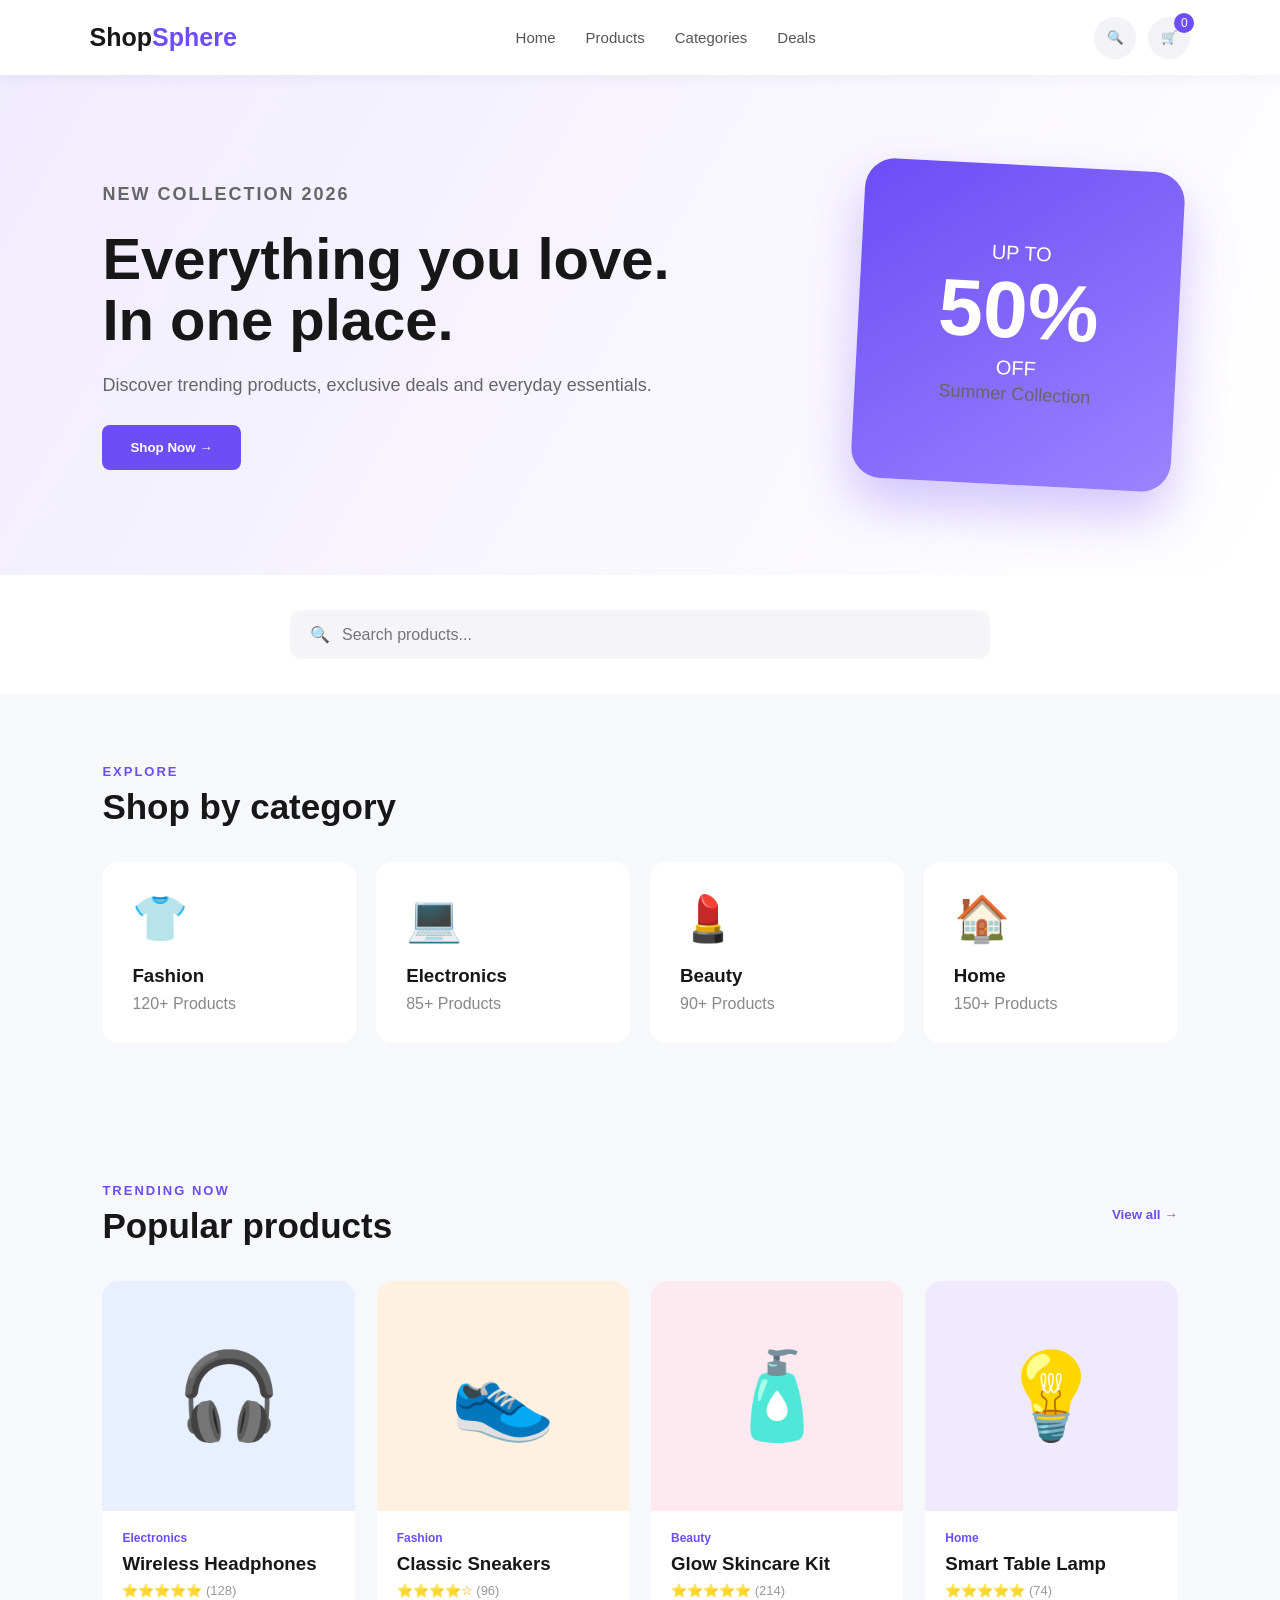
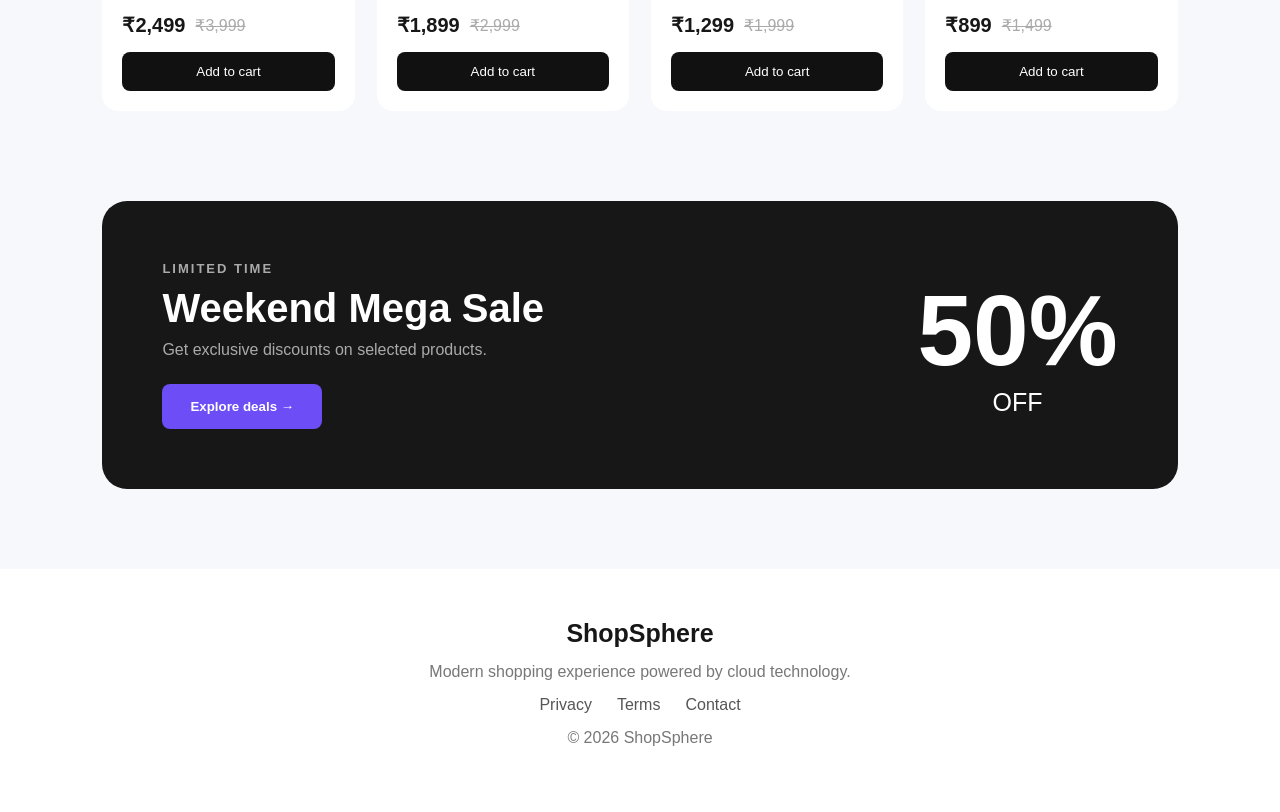
<file: website1/index.html>
<!DOCTYPE html>
<html lang="en">
<head>
    <meta charset="UTF-8">
    <meta name="viewport" content="width=device-width, initial-scale=1.0">

    <title>ShopSphere | Modern Shopping</title>

    <link rel="stylesheet" href="style.css">
</head>

<body>

    <!-- NAVBAR -->

    <header class="navbar">

        <div class="logo">
            Shop<span>Sphere</span>
        </div>

        <nav>
            <a href="#home">Home</a>
            <a href="#products">Products</a>
            <a href="#categories">Categories</a>
            <a href="#deals">Deals</a>
        </nav>

        <div class="nav-actions">

            <button class="search-btn" onclick="focusSearch()">
                🔍
            </button>

            <button class="cart-btn" onclick="openCart()">
                🛒
                <span id="cart-count">0</span>
            </button>

        </div>

    </header>


    <!-- HERO -->

    <section class="hero" id="home">

        <div class="hero-content">

            <p class="hero-small">
                NEW COLLECTION 2026
            </p>

            <h1>
                Everything you love.
                <br>
                In one place.
            </h1>

            <p>
                Discover trending products, exclusive deals
                and everyday essentials.
            </p>

            <button class="primary-btn"
                    onclick="scrollToProducts()">

                Shop Now →
                
            </button>

        </div>

        <div class="hero-card">

            <div class="discount">
                UP TO
                <strong>50%</strong>
                OFF
            </div>

            <p>Summer Collection</p>

        </div>

    </section>


    <!-- SEARCH -->

    <section class="search-section">

        <div class="search-box">

            <span>🔍</span>

            <input
                id="searchInput"
                type="text"
                placeholder="Search products..."
                onkeyup="searchProducts()"
            >

        </div>

    </section>


    <!-- CATEGORIES -->

    <section class="categories" id="categories">

        <div class="section-heading">

            <div>
                <p class="subtitle">EXPLORE</p>

                <h2>
                    Shop by category
                </h2>
            </div>

        </div>


        <div class="category-grid">

            <div class="category-card"
                 onclick="filterCategory('Fashion')">

                <div class="category-icon">
                    👕
                </div>

                <h3>Fashion</h3>

                <p>120+ Products</p>

            </div>


            <div class="category-card"
                 onclick="filterCategory('Electronics')">

                <div class="category-icon">
                    💻
                </div>

                <h3>Electronics</h3>

                <p>85+ Products</p>

            </div>


            <div class="category-card"
                 onclick="filterCategory('Beauty')">

                <div class="category-icon">
                    💄
                </div>

                <h3>Beauty</h3>

                <p>90+ Products</p>

            </div>


            <div class="category-card"
                 onclick="filterCategory('Home')">

                <div class="category-icon">
                    🏠
                </div>

                <h3>Home</h3>

                <p>150+ Products</p>

            </div>

        </div>

    </section>


    <!-- PRODUCTS -->

    <section class="products-section" id="products">

        <div class="section-heading">

            <div>

                <p class="subtitle">
                    TRENDING NOW
                </p>

                <h2>
                    Popular products
                </h2>

            </div>

            <button
                class="view-all"
                onclick="showAllProducts()">

                View all →

            </button>

        </div>


        <div
            class="product-grid"
            id="productGrid">


            <!-- PRODUCT 1 -->

            <div
                class="product-card"
                data-category="Electronics"
                data-name="Wireless Headphones">

                <div class="product-image blue">
                    🎧
                </div>

                <div class="product-info">

                    <p class="product-category">
                        Electronics
                    </p>

                    <h3>
                        Wireless Headphones
                    </h3>

                    <div class="rating">
                        ⭐⭐⭐⭐⭐
                        <span>(128)</span>
                    </div>

                    <div class="price-row">

                        <strong>
                            ₹2,499
                        </strong>

                        <del>
                            ₹3,999
                        </del>

                    </div>

                    <button
                        onclick="addToCart('Wireless Headphones',2499)"
                        class="add-btn">

                        Add to cart

                    </button>

                </div>

            </div>


            <!-- PRODUCT 2 -->

            <div
                class="product-card"
                data-category="Fashion"
                data-name="Classic Sneakers">

                <div class="product-image orange">
                    👟
                </div>

                <div class="product-info">

                    <p class="product-category">
                        Fashion
                    </p>

                    <h3>
                        Classic Sneakers
                    </h3>

                    <div class="rating">
                        ⭐⭐⭐⭐☆
                        <span>(96)</span>
                    </div>

                    <div class="price-row">

                        <strong>
                            ₹1,899
                        </strong>

                        <del>
                            ₹2,999
                        </del>

                    </div>

                    <button
                        onclick="addToCart('Classic Sneakers',1899)"
                        class="add-btn">

                        Add to cart

                    </button>

                </div>

            </div>


            <!-- PRODUCT 3 -->

            <div
                class="product-card"
                data-category="Beauty"
                data-name="Glow Skincare Kit">

                <div class="product-image pink">
                    🧴
                </div>

                <div class="product-info">

                    <p class="product-category">
                        Beauty
                    </p>

                    <h3>
                        Glow Skincare Kit
                    </h3>

                    <div class="rating">
                        ⭐⭐⭐⭐⭐
                        <span>(214)</span>
                    </div>

                    <div class="price-row">

                        <strong>
                            ₹1,299
                        </strong>

                        <del>
                            ₹1,999
                        </del>

                    </div>

                    <button
                        onclick="addToCart('Glow Skincare Kit',1299)"
                        class="add-btn">

                        Add to cart

                    </button>

                </div>

            </div>


            <!-- PRODUCT 4 -->

            <div
                class="product-card"
                data-category="Home"
                data-name="Smart Table Lamp">

                <div class="product-image purple">
                    💡
                </div>

                <div class="product-info">

                    <p class="product-category">
                        Home
                    </p>

                    <h3>
                        Smart Table Lamp
                    </h3>

                    <div class="rating">
                        ⭐⭐⭐⭐⭐
                        <span>(74)</span>
                    </div>

                    <div class="price-row">

                        <strong>
                            ₹899
                        </strong>

                        <del>
                            ₹1,499
                        </del>

                    </div>

                    <button
                        onclick="addToCart('Smart Table Lamp',899)"
                        class="add-btn">

                        Add to cart

                    </button>

                </div>

            </div>

        </div>

    </section>


    <!-- DEAL -->

    <section class="deal" id="deals">

        <div>

            <p class="subtitle">
                LIMITED TIME
            </p>

            <h2>
                Weekend Mega Sale
            </h2>

            <p>
                Get exclusive discounts on selected products.
            </p>

            <button class="primary-btn">
                Explore deals →
            </button>

        </div>

        <div class="deal-number">

            <strong>
                50%
            </strong>

            <span>
                OFF
            </span>

        </div>

    </section>


    <!-- FOOTER -->

    <footer>

        <div class="footer-logo">
            ShopSphere
        </div>

        <p>
            Modern shopping experience powered by cloud technology.
        </p>

        <div class="footer-links">

            <a href="#">Privacy</a>
            <a href="#">Terms</a>
            <a href="#">Contact</a>

        </div>

        <p class="copyright">
            © 2026 ShopSphere
        </p>

    </footer>


    <!-- CART -->

    <div
        id="cartModal"
        class="cart-modal">

        <div class="cart-content">

            <button
                class="close"
                onclick="closeCart()">

                ×

            </button>

            <h2>
                Your Cart
            </h2>

            <div id="cartItems"></div>

            <div class="cart-total">

                Total:
                <strong id="cartTotal">
                    ₹0
                </strong>

            </div>

            <button class="primary-btn">
                Checkout
            </button>

        </div>

    </div>


    <script src="script.js"></script>

</body>
</html>
</file>
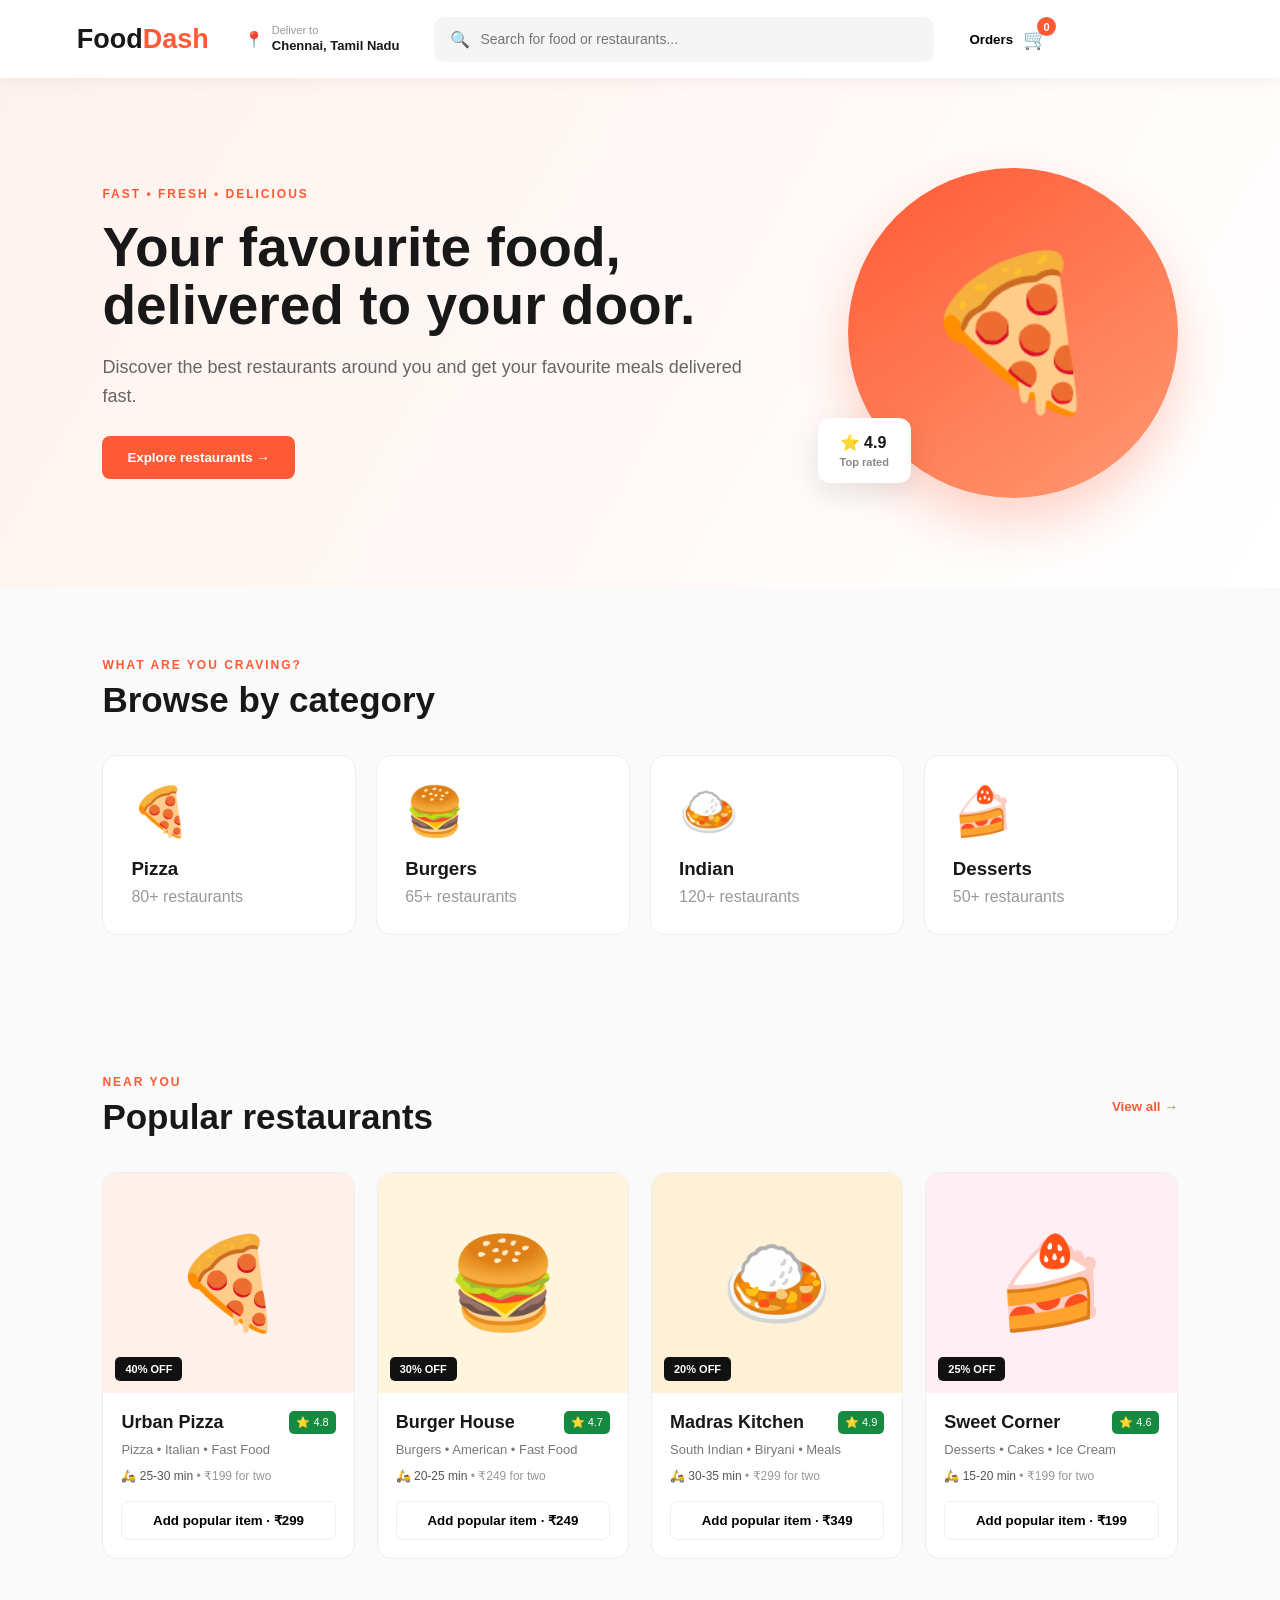
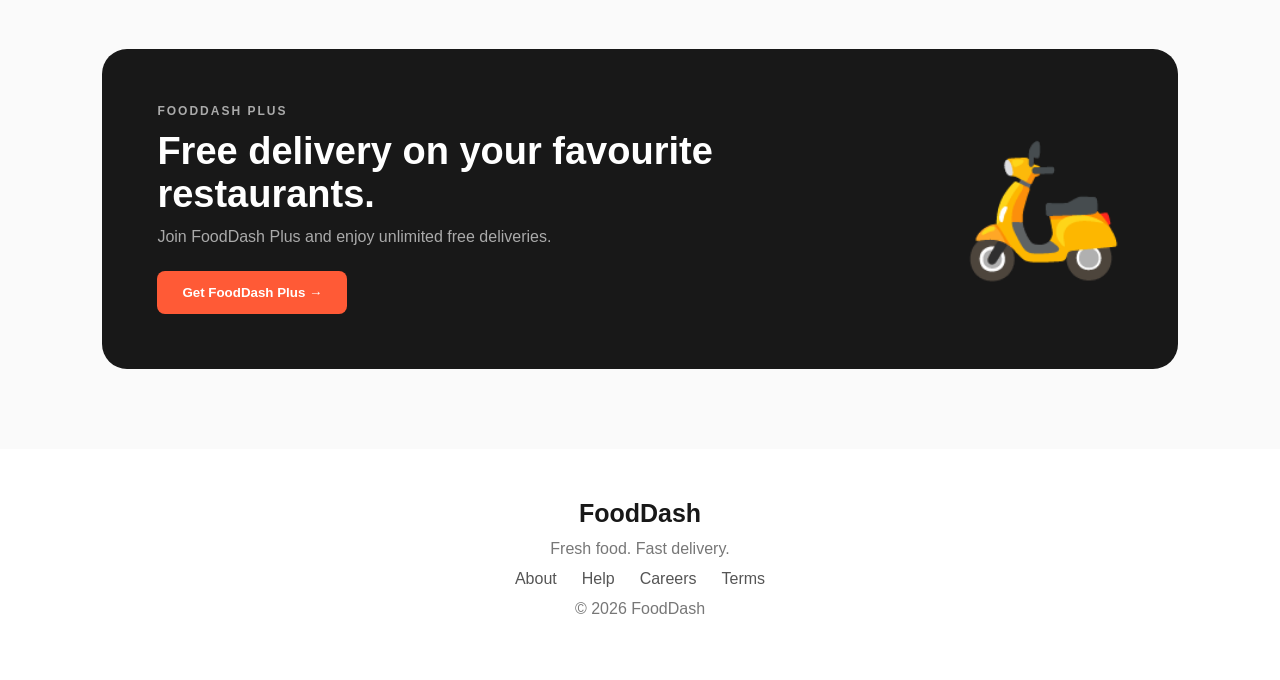
<file: website2/index.html>
<!DOCTYPE html>
<html lang="en">

<head>

    <meta charset="UTF-8">

    <meta name="viewport"
          content="width=device-width, initial-scale=1.0">

    <title>FoodDash | Food Delivery</title>

    <link rel="stylesheet" href="style.css">

</head>


<body>


<!-- NAVBAR -->

<header class="navbar">

    <div class="logo">
        Food<span>Dash</span>
    </div>


    <div class="location">

        📍

        <div>
            <small>Deliver to</small>
            <strong>Chennai, Tamil Nadu</strong>
        </div>

    </div>


    <div class="nav-search">

        🔍

        <input
            id="searchInput"
            type="text"
            placeholder="Search for food or restaurants..."
            onkeyup="searchRestaurants()"
        >

    </div>


    <div class="nav-actions">

        <button onclick="showOrders()">
            Orders
        </button>

        <button class="cart-button"
                onclick="openCart()">

            🛒

            <span id="cart-count">
                0
            </span>

        </button>

    </div>

</header>



<!-- HERO -->

<section class="hero">

    <div class="hero-content">

        <p class="small-title">
            FAST • FRESH • DELICIOUS
        </p>


        <h1>
            Your favourite food,
            <br>
            delivered to your door.
        </h1>


        <p class="hero-description">

            Discover the best restaurants around you
            and get your favourite meals delivered fast.

        </p>


        <button
            class="primary-button"
            onclick="scrollToRestaurants()">

            Explore restaurants →

        </button>

    </div>


    <div class="hero-food">

        <div class="food-circle">

            🍕

        </div>

        <div class="floating-card">

            ⭐ 4.9

            <span>
                Top rated
            </span>

        </div>

    </div>

</section>



<!-- CATEGORIES -->

<section class="categories">

    <div class="section-header">

        <div>

            <p class="small-title">
                WHAT ARE YOU CRAVING?
            </p>

            <h2>
                Browse by category
            </h2>

        </div>

    </div>


    <div class="category-grid">


        <div class="category-card"
             onclick="filterCategory('Pizza')">

            <div class="category-icon">
                🍕
            </div>

            <h3>
                Pizza
            </h3>

            <p>
                80+ restaurants
            </p>

        </div>



        <div class="category-card"
             onclick="filterCategory('Burger')">

            <div class="category-icon">
                🍔
            </div>

            <h3>
                Burgers
            </h3>

            <p>
                65+ restaurants
            </p>

        </div>



        <div class="category-card"
             onclick="filterCategory('Indian')">

            <div class="category-icon">
                🍛
            </div>

            <h3>
                Indian
            </h3>

            <p>
                120+ restaurants
            </p>

        </div>



        <div class="category-card"
             onclick="filterCategory('Dessert')">

            <div class="category-icon">
                🍰
            </div>

            <h3>
                Desserts
            </h3>

            <p>
                50+ restaurants
            </p>

        </div>

    </div>

</section>



<!-- RESTAURANTS -->

<section
    class="restaurants"
    id="restaurants">


    <div class="section-header">

        <div>

            <p class="small-title">
                NEAR YOU
            </p>

            <h2>
                Popular restaurants
            </h2>

        </div>


        <button
            class="view-button"
            onclick="showAllRestaurants()">

            View all →

        </button>

    </div>



    <div
        class="restaurant-grid"
        id="restaurantGrid">


        <!-- RESTAURANT 1 -->

        <div
            class="restaurant-card"
            data-category="Pizza"
            data-name="Urban Pizza">


            <div class="restaurant-image pizza">

                🍕

                <span class="offer">
                    40% OFF
                </span>

            </div>


            <div class="restaurant-info">

                <div class="restaurant-title">

                    <h3>
                        Urban Pizza
                    </h3>

                    <span class="rating">
                        ⭐ 4.8
                    </span>

                </div>


                <p class="food-type">
                    Pizza • Italian • Fast Food
                </p>


                <p class="delivery">

                    🛵 25-30 min

                    <span>
                        • ₹199 for two
                    </span>

                </p>


                <button
                    class="menu-button"
                    onclick="addFood('Margherita Pizza', 299)">

                    Add popular item · ₹299

                </button>

            </div>

        </div>



        <!-- RESTAURANT 2 -->

        <div
            class="restaurant-card"
            data-category="Burger"
            data-name="Burger House">


            <div class="restaurant-image burger">

                🍔

                <span class="offer">
                    30% OFF
                </span>

            </div>


            <div class="restaurant-info">

                <div class="restaurant-title">

                    <h3>
                        Burger House
                    </h3>

                    <span class="rating">
                        ⭐ 4.7
                    </span>

                </div>


                <p class="food-type">
                    Burgers • American • Fast Food
                </p>


                <p class="delivery">

                    🛵 20-25 min

                    <span>
                        • ₹249 for two
                    </span>

                </p>


                <button
                    class="menu-button"
                    onclick="addFood('Classic Burger', 249)">

                    Add popular item · ₹249

                </button>

            </div>

        </div>



        <!-- RESTAURANT 3 -->

        <div
            class="restaurant-card"
            data-category="Indian"
            data-name="Madras Kitchen">


            <div class="restaurant-image indian">

                🍛

                <span class="offer">
                    20% OFF
                </span>

            </div>


            <div class="restaurant-info">

                <div class="restaurant-title">

                    <h3>
                        Madras Kitchen
                    </h3>

                    <span class="rating">
                        ⭐ 4.9
                    </span>

                </div>


                <p class="food-type">
                    South Indian • Biryani • Meals
                </p>


                <p class="delivery">

                    🛵 30-35 min

                    <span>
                        • ₹299 for two
                    </span>

                </p>


                <button
                    class="menu-button"
                    onclick="addFood('Chicken Biryani', 349)">

                    Add popular item · ₹349

                </button>

            </div>

        </div>



        <!-- RESTAURANT 4 -->

        <div
            class="restaurant-card"
            data-category="Dessert"
            data-name="Sweet Corner">


            <div class="restaurant-image dessert">

                🍰

                <span class="offer">
                    25% OFF
                </span>

            </div>


            <div class="restaurant-info">

                <div class="restaurant-title">

                    <h3>
                        Sweet Corner
                    </h3>

                    <span class="rating">
                        ⭐ 4.6
                    </span>

                </div>


                <p class="food-type">
                    Desserts • Cakes • Ice Cream
                </p>


                <p class="delivery">

                    🛵 15-20 min

                    <span>
                        • ₹199 for two
                    </span>

                </p>


                <button
                    class="menu-button"
                    onclick="addFood('Chocolate Cake', 199)">

                    Add popular item · ₹199

                </button>

            </div>

        </div>


    </div>

</section>



<!-- PROMO -->

<section class="promo">

    <div>

        <p class="small-title">
            FOODDASH PLUS
        </p>


        <h2>
            Free delivery on your
            favourite restaurants.
        </h2>


        <p>
            Join FoodDash Plus and enjoy
            unlimited free deliveries.
        </p>


        <button class="primary-button">

            Get FoodDash Plus →

        </button>

    </div>


    <div class="promo-icon">
        🛵
    </div>

</section>



<!-- FOOTER -->

<footer>

    <div class="footer-logo">
        FoodDash
    </div>

    <p>
        Fresh food. Fast delivery.
    </p>

    <div class="footer-links">

        <a href="#">
            About
        </a>

        <a href="#">
            Help
        </a>

        <a href="#">
            Careers
        </a>

        <a href="#">
            Terms
        </a>

    </div>

    <p class="copyright">
        © 2026 FoodDash
    </p>

</footer>



<!-- CART -->

<div
    id="cartModal"
    class="cart-modal">


    <div class="cart-content">


        <button
            class="close-button"
            onclick="closeCart()">

            ×

        </button>


        <h2>
            Your order
        </h2>


        <div id="cartItems">
        </div>


        <div class="cart-total">

            Total

            <strong id="cartTotal">
                ₹0
            </strong>

        </div>


        <button
            class="primary-button checkout">

            Proceed to checkout

        </button>


    </div>

</div>



<script src="script.js"></script>

</body>

</html>
</file>
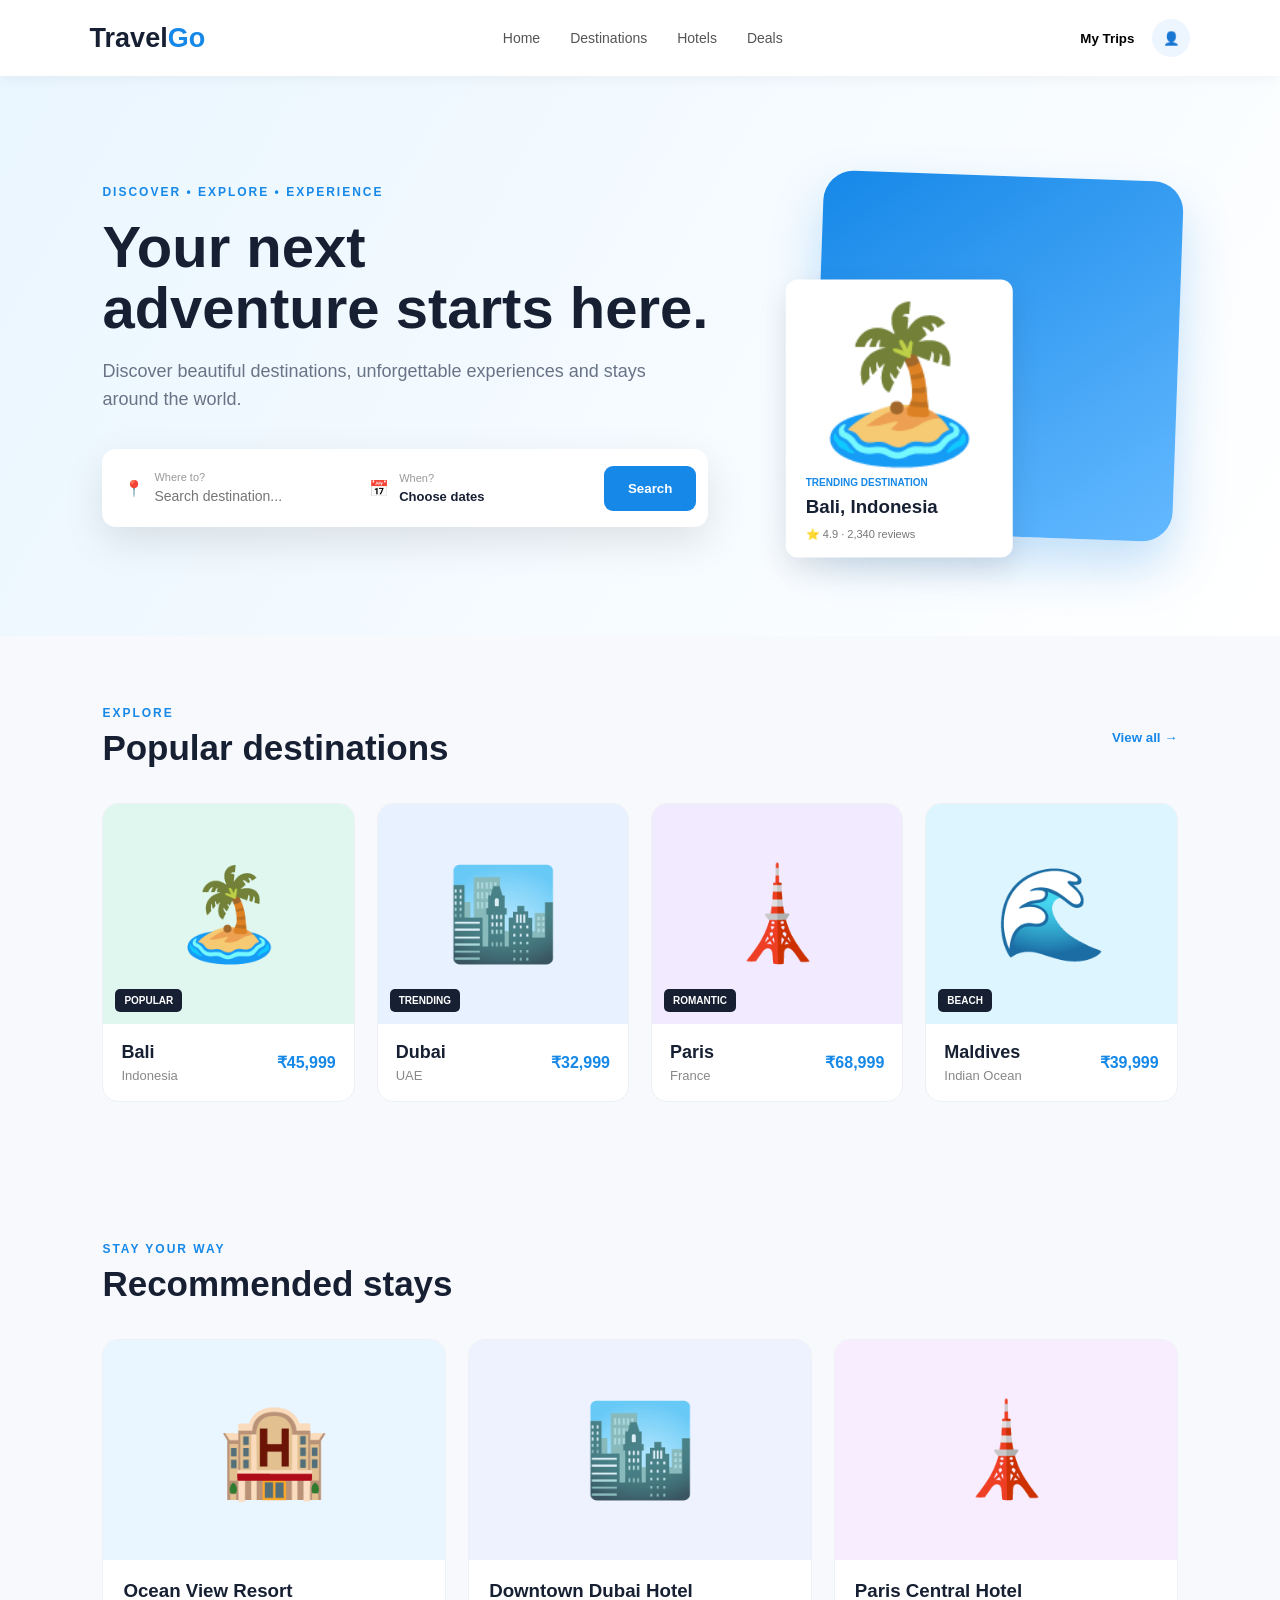
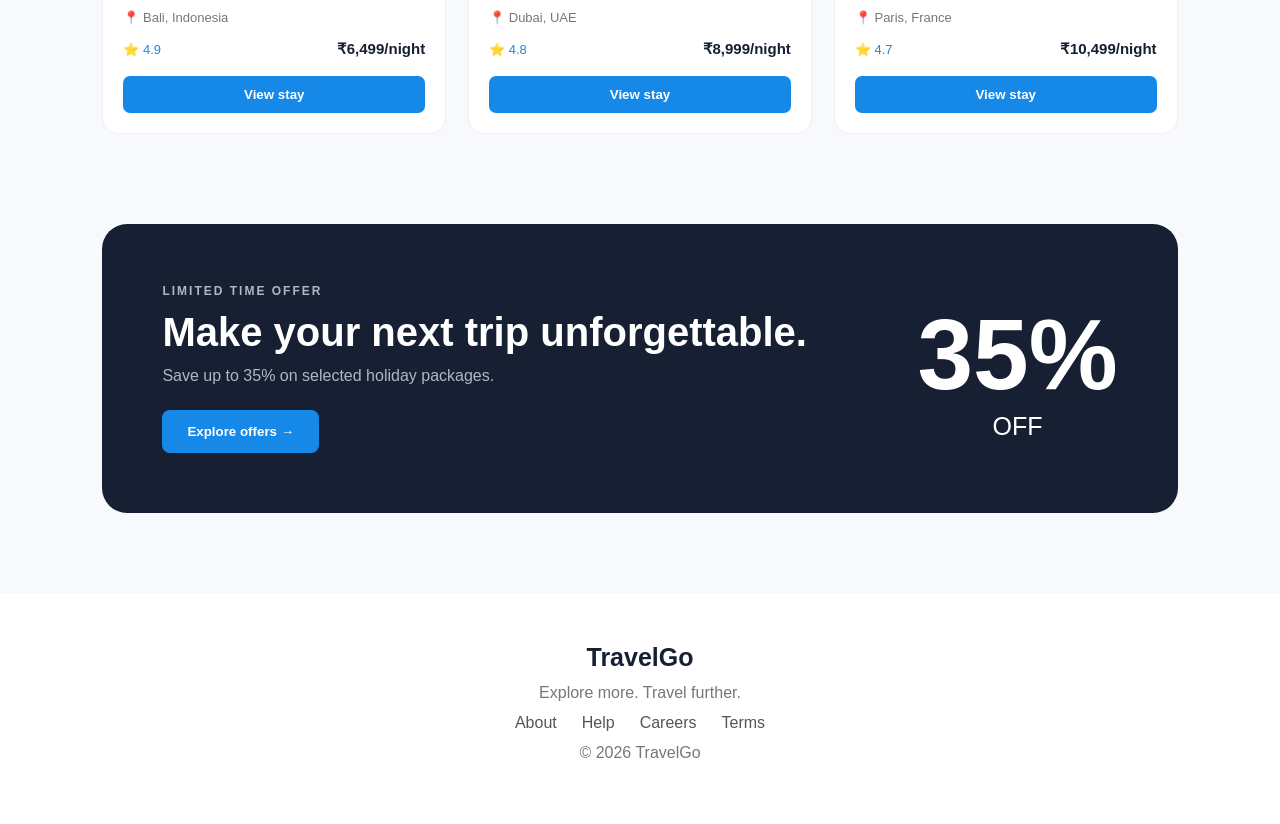
<file: website3/index.html>
<!DOCTYPE html>
<html lang="en">

<head>

    <meta charset="UTF-8">

    <meta name="viewport"
          content="width=device-width, initial-scale=1.0">

    <title>TravelGo | Explore the World</title>

    <link rel="stylesheet" href="style.css">

</head>


<body>


<!-- NAVBAR -->

<header class="navbar">

    <div class="logo">
        Travel<span>Go</span>
    </div>


    <nav>

        <a href="#home">
            Home
        </a>

        <a href="#destinations">
            Destinations
        </a>

        <a href="#hotels">
            Hotels
        </a>

        <a href="#deals">
            Deals
        </a>

    </nav>


    <div class="nav-actions">

        <button onclick="showTrips()">
            My Trips
        </button>

        <button class="profile">
            👤
        </button>

    </div>

</header>



<!-- HERO -->

<section class="hero" id="home">

    <div class="hero-content">

        <p class="small-title">
            DISCOVER • EXPLORE • EXPERIENCE
        </p>


        <h1>
            Your next
            <br>
            adventure starts here.
        </h1>


        <p class="hero-description">

            Discover beautiful destinations,
            unforgettable experiences and
            stays around the world.

        </p>


        <div class="search-panel">

            <div class="search-field">

                📍

                <div>

                    <small>
                        Where to?
                    </small>

                    <input
                        id="destinationSearch"
                        type="text"
                        placeholder="Search destination..."
                        onkeyup="searchDestinations()"
                    >

                </div>

            </div>


            <div class="search-field">

                📅

                <div>

                    <small>
                        When?
                    </small>

                    <strong>
                        Choose dates
                    </strong>

                </div>

            </div>


            <button
                class="search-button"
                onclick="searchTravel()">

                Search

            </button>

        </div>

    </div>


    <div class="hero-image">

        <div class="hero-destination">

            <div class="destination-emoji">
                🏝️
            </div>

            <div>

                <small>
                    TRENDING DESTINATION
                </small>

                <h3>
                    Bali, Indonesia
                </h3>

                <span>
                    ⭐ 4.9 · 2,340 reviews
                </span>

            </div>

        </div>

    </div>

</section>



<!-- DESTINATIONS -->

<section
    class="destinations"
    id="destinations">


    <div class="section-header">

        <div>

            <p class="small-title">
                EXPLORE
            </p>

            <h2>
                Popular destinations
            </h2>

        </div>


        <button
            class="view-button"
            onclick="showAllDestinations()">

            View all →

        </button>

    </div>



    <div
        class="destination-grid"
        id="destinationGrid">


        <!-- BALI -->

        <div
            class="destination-card"
            data-name="Bali"
            onclick="bookDestination('Bali')">


            <div class="destination-image bali">

                🏝️

                <span class="tag">
                    POPULAR
                </span>

            </div>


            <div class="destination-info">

                <div>

                    <h3>
                        Bali
                    </h3>

                    <p>
                        Indonesia
                    </p>

                </div>


                <strong>
                    ₹45,999
                </strong>

            </div>

        </div>



        <!-- DUBAI -->

        <div
            class="destination-card"
            data-name="Dubai"
            onclick="bookDestination('Dubai')">


            <div class="destination-image dubai">

                🏙️

                <span class="tag">
                    TRENDING
                </span>

            </div>


            <div class="destination-info">

                <div>

                    <h3>
                        Dubai
                    </h3>

                    <p>
                        UAE
                    </p>

                </div>


                <strong>
                    ₹32,999
                </strong>

            </div>

        </div>



        <!-- PARIS -->

        <div
            class="destination-card"
            data-name="Paris"
            onclick="bookDestination('Paris')">


            <div class="destination-image paris">

                🗼

                <span class="tag">
                    ROMANTIC
                </span>

            </div>


            <div class="destination-info">

                <div>

                    <h3>
                        Paris
                    </h3>

                    <p>
                        France
                    </p>

                </div>


                <strong>
                    ₹68,999
                </strong>

            </div>

        </div>



        <!-- MALDIVES -->

        <div
            class="destination-card"
            data-name="Maldives"
            onclick="bookDestination('Maldives')">


            <div class="destination-image maldives">

                🌊

                <span class="tag">
                    BEACH
                </span>

            </div>


            <div class="destination-info">

                <div>

                    <h3>
                        Maldives
                    </h3>

                    <p>
                        Indian Ocean
                    </p>

                </div>


                <strong>
                    ₹39,999
                </strong>

            </div>

        </div>


    </div>

</section>



<!-- HOTEL SECTION -->

<section
    class="hotels"
    id="hotels">


    <div class="section-header">

        <div>

            <p class="small-title">
                STAY YOUR WAY
            </p>

            <h2>
                Recommended stays
            </h2>

        </div>

    </div>



    <div class="hotel-grid">


        <div class="hotel-card">

            <div class="hotel-image">
                🏨
            </div>

            <div class="hotel-info">

                <h3>
                    Ocean View Resort
                </h3>

                <p>
                    📍 Bali, Indonesia
                </p>

                <div class="hotel-bottom">

                    <span>
                        ⭐ 4.9
                    </span>

                    <strong>
                        ₹6,499/night
                    </strong>

                </div>

                <button
                    onclick="bookHotel('Ocean View Resort')">

                    View stay

                </button>

            </div>

        </div>



        <div class="hotel-card">

            <div class="hotel-image city">
                🏙️
            </div>

            <div class="hotel-info">

                <h3>
                    Downtown Dubai Hotel
                </h3>

                <p>
                    📍 Dubai, UAE
                </p>

                <div class="hotel-bottom">

                    <span>
                        ⭐ 4.8
                    </span>

                    <strong>
                        ₹8,999/night
                    </strong>

                </div>

                <button
                    onclick="bookHotel('Downtown Dubai Hotel')">

                    View stay

                </button>

            </div>

        </div>



        <div class="hotel-card">

            <div class="hotel-image paris-hotel">
                🗼
            </div>

            <div class="hotel-info">

                <h3>
                    Paris Central Hotel
                </h3>

                <p>
                    📍 Paris, France
                </p>

                <div class="hotel-bottom">

                    <span>
                        ⭐ 4.7
                    </span>

                    <strong>
                        ₹10,499/night
                    </strong>

                </div>

                <button
                    onclick="bookHotel('Paris Central Hotel')">

                    View stay

                </button>

            </div>

        </div>


    </div>

</section>



<!-- DEAL -->

<section
    class="deal"
    id="deals">


    <div>

        <p class="small-title">
            LIMITED TIME OFFER
        </p>


        <h2>
            Make your next trip
            unforgettable.
        </h2>


        <p>
            Save up to 35% on selected
            holiday packages.
        </p>


        <button class="primary-button">

            Explore offers →

        </button>

    </div>


    <div class="deal-number">

        <strong>
            35%
        </strong>

        <span>
            OFF
        </span>

    </div>

</section>



<!-- FOOTER -->

<footer>

    <div class="footer-logo">
        TravelGo
    </div>

    <p>
        Explore more. Travel further.
    </p>

    <div class="footer-links">

        <a href="#">
            About
        </a>

        <a href="#">
            Help
        </a>

        <a href="#">
            Careers
        </a>

        <a href="#">
            Terms
        </a>

    </div>

    <p class="copyright">
        © 2026 TravelGo
    </p>

</footer>



<script src="script.js"></script>

</body>

</html>
</file>
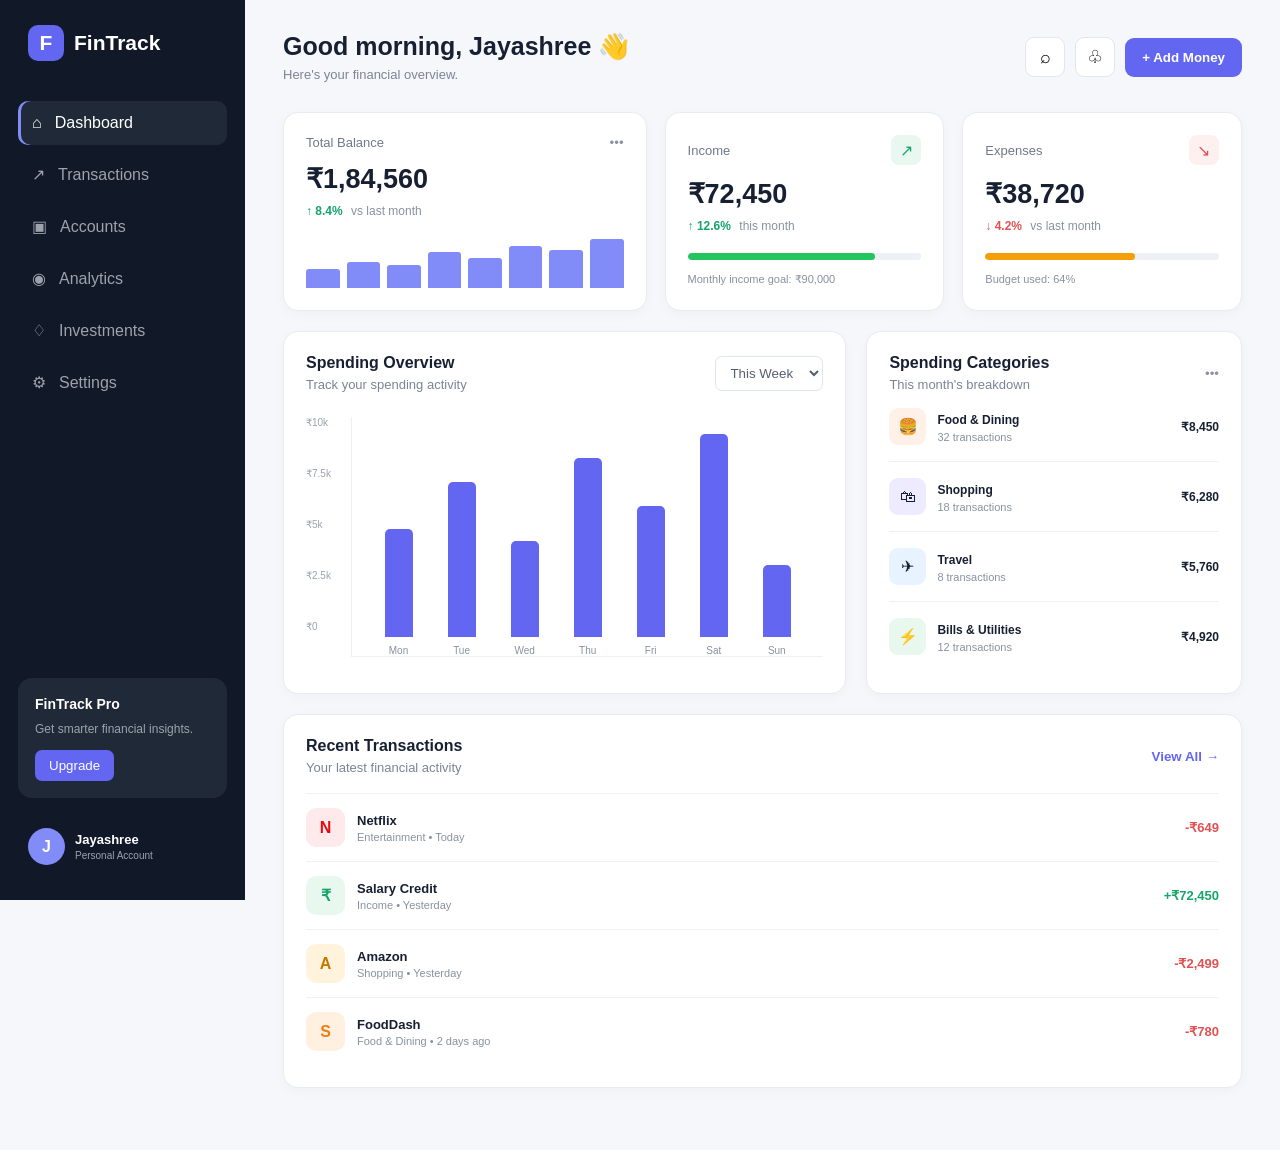
<file: website4/index.html>
<!DOCTYPE html>
<html lang="en">
<head>
    <meta charset="UTF-8">
    <meta name="viewport" content="width=device-width, initial-scale=1.0">
    <title>FinTrack - Personal Finance</title>
    <link rel="stylesheet" href="style.css">
</head>

<body>

<div class="app">

    <!-- Sidebar -->
    <aside class="sidebar">
        <div class="logo">
            <div class="logo-icon">F</div>
            <span>FinTrack</span>
        </div>

        <nav>
            <a class="active" href="#">
                <span>⌂</span> Dashboard
            </a>
            <a href="#">
                <span>↗</span> Transactions
            </a>
            <a href="#">
                <span>▣</span> Accounts
            </a>
            <a href="#">
                <span>◉</span> Analytics
            </a>
            <a href="#">
                <span>♢</span> Investments
            </a>
            <a href="#">
                <span>⚙</span> Settings
            </a>
        </nav>

        <div class="sidebar-bottom">
            <div class="upgrade">
                <strong>FinTrack Pro</strong>
                <p>Get smarter financial insights.</p>
                <button>Upgrade</button>
            </div>

            <div class="profile">
                <div class="avatar">J</div>
                <div>
                    <strong>Jayashree</strong>
                    <small>Personal Account</small>
                </div>
            </div>
        </div>
    </aside>

    <!-- Main -->
    <main class="main">

        <!-- Header -->
        <header class="topbar">
            <div>
                <h1>Good morning, Jayashree 👋</h1>
                <p>Here's your financial overview.</p>
            </div>

            <div class="top-actions">
                <button class="icon-btn">⌕</button>
                <button class="icon-btn">♧</button>
                <button class="add-btn" onclick="addMoney()">+ Add Money</button>
            </div>
        </header>

        <!-- Balance Cards -->
        <section class="stats">

            <div class="card balance-card">
                <div class="card-header">
                    <span>Total Balance</span>
                    <button>•••</button>
                </div>

                <h2 id="balance">₹1,84,560</h2>

                <div class="trend positive">
                    ↑ 8.4%
                    <span>vs last month</span>
                </div>

                <div class="mini-chart">
                    <div style="height:35%"></div>
                    <div style="height:48%"></div>
                    <div style="height:42%"></div>
                    <div style="height:65%"></div>
                    <div style="height:54%"></div>
                    <div style="height:76%"></div>
                    <div style="height:70%"></div>
                    <div style="height:90%"></div>
                </div>
            </div>

            <div class="card">
                <div class="card-header">
                    <span>Income</span>
                    <span class="income-icon">↗</span>
                </div>

                <h2>₹72,450</h2>

                <div class="trend positive">
                    ↑ 12.6%
                    <span>this month</span>
                </div>

                <div class="progress">
                    <div class="progress-fill income"></div>
                </div>

                <small>Monthly income goal: ₹90,000</small>
            </div>

            <div class="card">
                <div class="card-header">
                    <span>Expenses</span>
                    <span class="expense-icon">↘</span>
                </div>

                <h2>₹38,720</h2>

                <div class="trend negative">
                    ↓ 4.2%
                    <span>vs last month</span>
                </div>

                <div class="progress">
                    <div class="progress-fill expense"></div>
                </div>

                <small>Budget used: 64%</small>
            </div>

        </section>

        <!-- Dashboard Grid -->
        <section class="dashboard-grid">

            <!-- Spending -->
            <div class="card spending-card">

                <div class="section-title">
                    <div>
                        <h3>Spending Overview</h3>
                        <p>Track your spending activity</p>
                    </div>

                    <select id="period">
                        <option>This Week</option>
                        <option>This Month</option>
                        <option>Last Month</option>
                    </select>
                </div>

                <div class="chart">

                    <div class="y-axis">
                        <span>₹10k</span>
                        <span>₹7.5k</span>
                        <span>₹5k</span>
                        <span>₹2.5k</span>
                        <span>₹0</span>
                    </div>

                    <div class="bars">
                        <div class="bar-wrap">
                            <div class="bar" style="height:45%"></div>
                            <span>Mon</span>
                        </div>

                        <div class="bar-wrap">
                            <div class="bar" style="height:65%"></div>
                            <span>Tue</span>
                        </div>

                        <div class="bar-wrap">
                            <div class="bar" style="height:40%"></div>
                            <span>Wed</span>
                        </div>

                        <div class="bar-wrap">
                            <div class="bar" style="height:75%"></div>
                            <span>Thu</span>
                        </div>

                        <div class="bar-wrap">
                            <div class="bar" style="height:55%"></div>
                            <span>Fri</span>
                        </div>

                        <div class="bar-wrap">
                            <div class="bar" style="height:85%"></div>
                            <span>Sat</span>
                        </div>

                        <div class="bar-wrap">
                            <div class="bar" style="height:30%"></div>
                            <span>Sun</span>
                        </div>
                    </div>

                </div>

            </div>

            <!-- Categories -->
            <div class="card categories-card">

                <div class="section-title">
                    <div>
                        <h3>Spending Categories</h3>
                        <p>This month's breakdown</p>
                    </div>

                    <button class="more-btn">•••</button>
                </div>

                <div class="category">
                    <div class="category-left">
                        <div class="category-icon food">🍔</div>
                        <div>
                            <strong>Food & Dining</strong>
                            <small>32 transactions</small>
                        </div>
                    </div>
                    <strong>₹8,450</strong>
                </div>

                <div class="category">
                    <div class="category-left">
                        <div class="category-icon shopping">🛍</div>
                        <div>
                            <strong>Shopping</strong>
                            <small>18 transactions</small>
                        </div>
                    </div>
                    <strong>₹6,280</strong>
                </div>

                <div class="category">
                    <div class="category-left">
                        <div class="category-icon travel">✈</div>
                        <div>
                            <strong>Travel</strong>
                            <small>8 transactions</small>
                        </div>
                    </div>
                    <strong>₹5,760</strong>
                </div>

                <div class="category">
                    <div class="category-left">
                        <div class="category-icon bills">⚡</div>
                        <div>
                            <strong>Bills & Utilities</strong>
                            <small>12 transactions</small>
                        </div>
                    </div>
                    <strong>₹4,920</strong>
                </div>

            </div>

        </section>

        <!-- Transactions -->
        <section class="card transactions">

            <div class="section-title">
                <div>
                    <h3>Recent Transactions</h3>
                    <p>Your latest financial activity</p>
                </div>

                <button class="view-btn">View All →</button>
            </div>

            <div class="transaction-list">

                <div class="transaction">
                    <div class="transaction-info">
                        <div class="transaction-icon netflix">N</div>
                        <div>
                            <strong>Netflix</strong>
                            <small>Entertainment • Today</small>
                        </div>
                    </div>

                    <strong class="amount debit">-₹649</strong>
                </div>

                <div class="transaction">
                    <div class="transaction-info">
                        <div class="transaction-icon salary">₹</div>
                        <div>
                            <strong>Salary Credit</strong>
                            <small>Income • Yesterday</small>
                        </div>
                    </div>

                    <strong class="amount credit">+₹72,450</strong>
                </div>

                <div class="transaction">
                    <div class="transaction-info">
                        <div class="transaction-icon amazon">A</div>
                        <div>
                            <strong>Amazon</strong>
                            <small>Shopping • Yesterday</small>
                        </div>
                    </div>

                    <strong class="amount debit">-₹2,499</strong>
                </div>

                <div class="transaction">
                    <div class="transaction-info">
                        <div class="transaction-icon swiggy">S</div>
                        <div>
                            <strong>FoodDash</strong>
                            <small>Food & Dining • 2 days ago</small>
                        </div>
                    </div>

                    <strong class="amount debit">-₹780</strong>
                </div>

            </div>

        </section>

    </main>

</div>

<script src="script.js"></script>

</body>
</html>
</file>
<file: website1/style.css>
* {
    margin: 0;
    padding: 0;
    box-sizing: border-box;
}

html {
    scroll-behavior: smooth;
}

body {
    font-family: Arial, Helvetica, sans-serif;
    background: #f7f8fc;
    color: #171717;
}


/* NAVBAR */

.navbar {
    height: 75px;
    background: white;
    display: flex;
    align-items: center;
    justify-content: space-between;
    padding: 0 7%;
    position: sticky;
    top: 0;
    z-index: 100;
    box-shadow: 0 2px 15px rgba(0,0,0,0.05);
}

.logo {
    font-size: 25px;
    font-weight: 800;
}

.logo span {
    color: #6c4df6;
}

.navbar nav {
    display: flex;
    gap: 30px;
}

.navbar nav a {
    text-decoration: none;
    color: #555;
    font-size: 15px;
}

.navbar nav a:hover {
    color: #6c4df6;
}

.nav-actions {
    display: flex;
    gap: 12px;
}

.search-btn,
.cart-btn {
    border: none;
    background: #f2f2f7;
    width: 42px;
    height: 42px;
    border-radius: 50%;
    cursor: pointer;
}

.cart-btn {
    position: relative;
}

#cart-count {
    position: absolute;
    top: -4px;
    right: -4px;
    background: #6c4df6;
    color: white;
    width: 20px;
    height: 20px;
    border-radius: 50%;
    font-size: 12px;
    display: flex;
    align-items: center;
    justify-content: center;
}


/* HERO */

.hero {
    min-height: 500px;
    padding: 70px 8%;
    display: flex;
    align-items: center;
    justify-content: space-between;
    background: linear-gradient(
        120deg,
        #f0ecff,
        #ffffff
    );
}

.hero-content {
    max-width: 600px;
}

.hero-small,
.subtitle {
    color: #6c4df6;
    font-size: 13px;
    font-weight: 700;
    letter-spacing: 2px;
}

.hero h1 {
    font-size: 58px;
    line-height: 1.05;
    margin: 20px 0;
}

.hero p {
    color: #666;
    font-size: 18px;
    line-height: 1.6;
}

.primary-btn {
    margin-top: 25px;
    padding: 15px 28px;
    background: #6c4df6;
    border: none;
    color: white;
    border-radius: 8px;
    font-weight: 600;
    cursor: pointer;
    transition: 0.3s;
}

.primary-btn:hover {
    transform: translateY(-2px);
    box-shadow: 0 10px 25px rgba(108,77,246,0.3);
}

.hero-card {
    width: 320px;
    height: 320px;
    border-radius: 30px;
    background: linear-gradient(
        145deg,
        #6c4df6,
        #9b83ff
    );
    display: flex;
    flex-direction: column;
    align-items: center;
    justify-content: center;
    color: white;
    transform: rotate(3deg);
    box-shadow: 0 25px 50px rgba(108,77,246,0.3);
}

.discount {
    font-size: 20px;
    text-align: center;
}

.discount strong {
    display: block;
    font-size: 80px;
}


/* SEARCH */

.search-section {
    padding: 35px 8%;
    background: white;
}

.search-box {
    max-width: 700px;
    margin: auto;
    background: #f5f5f8;
    padding: 15px 20px;
    border-radius: 12px;
    display: flex;
    gap: 12px;
}

.search-box input {
    border: none;
    outline: none;
    background: transparent;
    width: 100%;
    font-size: 16px;
}


/* SECTIONS */

.categories,
.products-section {
    padding: 70px 8%;
}

.section-heading {
    display: flex;
    justify-content: space-between;
    align-items: center;
    margin-bottom: 35px;
}

.section-heading h2 {
    font-size: 35px;
    margin-top: 8px;
}


/* CATEGORIES */

.category-grid {
    display: grid;
    grid-template-columns: repeat(4, 1fr);
    gap: 20px;
}

.category-card {
    background: white;
    padding: 30px;
    border-radius: 16px;
    cursor: pointer;
    transition: 0.3s;
}

.category-card:hover {
    transform: translateY(-6px);
    box-shadow: 0 15px 35px rgba(0,0,0,0.08);
}

.category-icon {
    font-size: 45px;
    margin-bottom: 20px;
}

.category-card p {
    color: #888;
    margin-top: 8px;
}


/* PRODUCTS */

.product-grid {
    display: grid;
    grid-template-columns: repeat(4, 1fr);
    gap: 22px;
}

.product-card {
    background: white;
    border-radius: 16px;
    overflow: hidden;
    transition: 0.3s;
}

.product-card:hover {
    transform: translateY(-6px);
    box-shadow: 0 15px 35px rgba(0,0,0,0.08);
}

.product-image {
    height: 230px;
    display: flex;
    align-items: center;
    justify-content: center;
    font-size: 85px;
}

.blue {
    background: #e8f0ff;
}

.orange {
    background: #fff0df;
}

.pink {
    background: #ffe9f0;
}

.purple {
    background: #f0eaff;
}

.product-info {
    padding: 20px;
}

.product-category {
    font-size: 12px;
    color: #6c4df6;
    font-weight: bold;
}

.product-info h3 {
    margin: 8px 0;
}

.rating {
    font-size: 13px;
    color: #ff9d00;
}

.rating span {
    color: #999;
}

.price-row {
    margin-top: 15px;
    display: flex;
    gap: 10px;
    align-items: center;
}

.price-row strong {
    font-size: 20px;
}

.price-row del {
    color: #aaa;
}

.add-btn {
    width: 100%;
    margin-top: 15px;
    padding: 12px;
    border: none;
    border-radius: 8px;
    background: #111;
    color: white;
    cursor: pointer;
}

.add-btn:hover {
    background: #6c4df6;
}

.view-all {
    background: none;
    border: none;
    color: #6c4df6;
    font-weight: bold;
    cursor: pointer;
}


/* DEAL */

.deal {
    margin: 20px 8% 80px;
    padding: 60px;
    background: #171717;
    color: white;
    border-radius: 25px;
    display: flex;
    justify-content: space-between;
    align-items: center;
}

.deal h2 {
    font-size: 40px;
    margin: 10px 0;
}

.deal p {
    color: #aaa;
}

.deal-number {
    text-align: center;
}

.deal-number strong {
    display: block;
    font-size: 100px;
}

.deal-number span {
    font-size: 25px;
}


/* FOOTER */

footer {
    background: white;
    padding: 50px 8%;
    text-align: center;
}

.footer-logo {
    font-size: 25px;
    font-weight: bold;
}

footer p {
    margin: 15px 0;
    color: #777;
}

.footer-links {
    display: flex;
    justify-content: center;
    gap: 25px;
}

.footer-links a {
    color: #555;
    text-decoration: none;
}


/* CART */

.cart-modal {
    display: none;
    position: fixed;
    inset: 0;
    background: rgba(0,0,0,0.5);
    z-index: 200;
}

.cart-content {
    background: white;
    width: 400px;
    max-width: 90%;
    min-height: 400px;
    position: absolute;
    right: 0;
    top: 0;
    height: 100%;
    padding: 40px;
}

.close {
    position: absolute;
    right: 20px;
    top: 20px;
    border: none;
    background: none;
    font-size: 30px;
    cursor: pointer;
}

.cart-item {
    padding: 15px 0;
    border-bottom: 1px solid #eee;
}

.cart-total {
    margin-top: 30px;
    font-size: 20px;
}


/* RESPONSIVE */

@media (max-width: 900px) {

    .navbar nav {
        display: none;
    }

    .hero {
        flex-direction: column;
        gap: 50px;
        text-align: center;
    }

    .hero h1 {
        font-size: 42px;
    }

    .category-grid,
    .product-grid {
        grid-template-columns: repeat(2, 1fr);
    }

}

@media (max-width: 600px) {

    .category-grid,
    .product-grid {
        grid-template-columns: 1fr;
    }

    .hero-card {
        width: 250px;
        height: 250px;
    }

    .deal {
        flex-direction: column;
        gap: 30px;
        text-align: center;
    }

}
</file>
<file: website2/style.css>
* {
    margin: 0;
    padding: 0;
    box-sizing: border-box;
}

html {
    scroll-behavior: smooth;
}

body {
    font-family: Arial, Helvetica, sans-serif;
    background: #fafafa;
    color: #181818;
}


/* NAVBAR */

.navbar {
    height: 78px;
    background: white;
    display: flex;
    align-items: center;
    gap: 35px;
    padding: 0 6%;
    position: sticky;
    top: 0;
    z-index: 100;
    box-shadow: 0 2px 15px rgba(0,0,0,0.06);
}

.logo {
    font-size: 27px;
    font-weight: 800;
}

.logo span {
    color: #ff5a36;
}

.location {
    display: flex;
    gap: 8px;
    align-items: center;
}

.location small {
    display: block;
    color: #999;
    font-size: 11px;
}

.location strong {
    font-size: 13px;
}

.nav-search {
    flex: 1;
    max-width: 500px;
    background: #f5f5f5;
    border-radius: 10px;
    padding: 13px 16px;
    display: flex;
    gap: 10px;
}

.nav-search input {
    border: none;
    outline: none;
    background: transparent;
    width: 100%;
    font-size: 14px;
}

.nav-actions {
    display: flex;
    gap: 10px;
}

.nav-actions button {
    border: none;
    background: transparent;
    cursor: pointer;
    font-weight: 600;
}

.cart-button {
    position: relative;
    font-size: 20px;
}

#cart-count {
    position: absolute;
    top: -10px;
    right: -8px;
    width: 19px;
    height: 19px;
    background: #ff5a36;
    color: white;
    border-radius: 50%;
    font-size: 11px;
    display: flex;
    justify-content: center;
    align-items: center;
}


/* HERO */

.hero {
    min-height: 510px;
    padding: 70px 8%;
    display: flex;
    align-items: center;
    justify-content: space-between;
    background: linear-gradient(
        120deg,
        #fff2ed,
        #ffffff
    );
}

.hero-content {
    max-width: 650px;
}

.small-title {
    color: #ff5a36;
    font-size: 12px;
    font-weight: bold;
    letter-spacing: 2px;
}

.hero h1 {
    font-size: 55px;
    line-height: 1.05;
    margin: 18px 0;
}

.hero-description {
    color: #666;
    font-size: 18px;
    line-height: 1.6;
}

.primary-button {
    margin-top: 25px;
    padding: 14px 25px;
    background: #ff5a36;
    border: none;
    border-radius: 8px;
    color: white;
    font-weight: bold;
    cursor: pointer;
    transition: 0.3s;
}

.primary-button:hover {
    transform: translateY(-3px);
    box-shadow: 0 10px 25px rgba(255,90,54,0.3);
}

.hero-food {
    position: relative;
}

.food-circle {
    width: 330px;
    height: 330px;
    border-radius: 50%;
    background: linear-gradient(
        145deg,
        #ff5a36,
        #ff9a72
    );
    display: flex;
    align-items: center;
    justify-content: center;
    font-size: 150px;
    box-shadow: 0 25px 50px rgba(255,90,54,0.25);
}

.floating-card {
    position: absolute;
    bottom: 15px;
    left: -30px;
    background: white;
    padding: 15px 22px;
    border-radius: 12px;
    box-shadow: 0 10px 30px rgba(0,0,0,0.1);
    font-weight: bold;
}

.floating-card span {
    display: block;
    font-size: 11px;
    color: #888;
    margin-top: 4px;
}


/* CATEGORIES */

.categories,
.restaurants {
    padding: 70px 8%;
}

.section-header {
    display: flex;
    justify-content: space-between;
    align-items: center;
    margin-bottom: 35px;
}

.section-header h2 {
    font-size: 35px;
    margin-top: 8px;
}

.category-grid {
    display: grid;
    grid-template-columns: repeat(4, 1fr);
    gap: 20px;
}

.category-card {
    background: white;
    border-radius: 15px;
    padding: 28px;
    cursor: pointer;
    transition: 0.3s;
    border: 1px solid #eee;
}

.category-card:hover {
    transform: translateY(-6px);
    box-shadow: 0 15px 30px rgba(0,0,0,0.08);
}

.category-icon {
    font-size: 48px;
    margin-bottom: 18px;
}

.category-card p {
    color: #999;
    margin-top: 8px;
}


/* RESTAURANTS */

.restaurant-grid {
    display: grid;
    grid-template-columns: repeat(4, 1fr);
    gap: 22px;
}

.restaurant-card {
    background: white;
    border-radius: 15px;
    overflow: hidden;
    border: 1px solid #eee;
    transition: 0.3s;
}

.restaurant-card:hover {
    transform: translateY(-6px);
    box-shadow: 0 15px 30px rgba(0,0,0,0.08);
}

.restaurant-image {
    height: 220px;
    display: flex;
    align-items: center;
    justify-content: center;
    font-size: 90px;
    position: relative;
}

.pizza {
    background: #fff0e9;
}

.burger {
    background: #fff5df;
}

.indian {
    background: #fff0d8;
}

.dessert {
    background: #ffeef4;
}

.offer {
    position: absolute;
    bottom: 12px;
    left: 12px;
    background: #111;
    color: white;
    padding: 6px 10px;
    border-radius: 5px;
    font-size: 11px;
    font-weight: bold;
}

.restaurant-info {
    padding: 18px;
}

.restaurant-title {
    display: flex;
    justify-content: space-between;
    align-items: center;
}

.restaurant-title h3 {
    font-size: 18px;
}

.rating {
    background: #178a42;
    color: white;
    padding: 5px 7px;
    border-radius: 5px;
    font-size: 11px;
}

.food-type {
    color: #777;
    font-size: 13px;
    margin-top: 8px;
}

.delivery {
    margin-top: 12px;
    font-size: 12px;
    color: #555;
}

.delivery span {
    color: #999;
}

.menu-button {
    width: 100%;
    margin-top: 18px;
    padding: 11px;
    border: 1px solid #eee;
    border-radius: 7px;
    background: white;
    cursor: pointer;
    font-weight: 600;
}

.menu-button:hover {
    background: #ff5a36;
    color: white;
    border-color: #ff5a36;
}

.view-button {
    border: none;
    background: transparent;
    color: #ff5a36;
    font-weight: bold;
    cursor: pointer;
}


/* PROMO */

.promo {
    margin: 20px 8% 80px;
    padding: 55px;
    border-radius: 25px;
    background: #181818;
    color: white;
    display: flex;
    justify-content: space-between;
    align-items: center;
}

.promo h2 {
    font-size: 38px;
    max-width: 600px;
    margin: 12px 0;
}

.promo p {
    color: #aaa;
}

.promo-icon {
    font-size: 130px;
}


/* FOOTER */

footer {
    padding: 50px 8%;
    background: white;
    text-align: center;
}

.footer-logo {
    font-size: 25px;
    font-weight: bold;
}

footer p {
    margin: 12px 0;
    color: #777;
}

.footer-links {
    display: flex;
    justify-content: center;
    gap: 25px;
}

.footer-links a {
    color: #555;
    text-decoration: none;
}


/* CART */

.cart-modal {
    display: none;
    position: fixed;
    inset: 0;
    background: rgba(0,0,0,0.5);
    z-index: 300;
}

.cart-content {
    width: 400px;
    max-width: 90%;
    height: 100%;
    background: white;
    position: absolute;
    right: 0;
    padding: 40px;
}

.close-button {
    position: absolute;
    right: 20px;
    top: 20px;
    border: none;
    background: none;
    font-size: 30px;
    cursor: pointer;
}

.cart-item {
    padding: 15px 0;
    border-bottom: 1px solid #eee;
}

.cart-total {
    margin-top: 30px;
    display: flex;
    justify-content: space-between;
    font-size: 20px;
}

.checkout {
    width: 100%;
}


/* RESPONSIVE */

@media(max-width: 1000px) {

    .navbar {
        gap: 15px;
    }

    .location {
        display: none;
    }

    .category-grid,
    .restaurant-grid {
        grid-template-columns: repeat(2, 1fr);
    }

    .hero {
        flex-direction: column;
        gap: 50px;
        text-align: center;
    }

}

@media(max-width: 600px) {

    .nav-search {
        display: none;
    }

    .category-grid,
    .restaurant-grid {
        grid-template-columns: 1fr;
    }

    .hero h1 {
        font-size: 40px;
    }

    .food-circle {
        width: 240px;
        height: 240px;
        font-size: 100px;
    }

    .promo {
        flex-direction: column;
        text-align: center;
        gap: 30px;
    }

}
</file>
<file: website3/style.css>
* {
    margin: 0;
    padding: 0;
    box-sizing: border-box;
}

html {
    scroll-behavior: smooth;
}

body {
    font-family: Arial, Helvetica, sans-serif;
    background: #f7f9fc;
    color: #172033;
}


/* NAVBAR */

.navbar {
    height: 76px;
    background: white;
    display: flex;
    align-items: center;
    justify-content: space-between;
    padding: 0 7%;
    position: sticky;
    top: 0;
    z-index: 100;
    box-shadow: 0 2px 15px rgba(0,0,0,0.05);
}

.logo {
    font-size: 27px;
    font-weight: 800;
}

.logo span {
    color: #1688e8;
}

.navbar nav {
    display: flex;
    gap: 30px;
}

.navbar nav a {
    text-decoration: none;
    color: #555;
    font-size: 14px;
}

.navbar nav a:hover {
    color: #1688e8;
}

.nav-actions {
    display: flex;
    gap: 18px;
    align-items: center;
}

.nav-actions button {
    border: none;
    background: transparent;
    cursor: pointer;
    font-weight: 600;
}

.profile {
    width: 38px;
    height: 38px;
    background: #edf5ff !important;
    border-radius: 50%;
}


/* HERO */

.hero {
    min-height: 560px;
    padding: 70px 8%;
    display: flex;
    align-items: center;
    justify-content: space-between;
    background: linear-gradient(
        120deg,
        #eaf6ff,
        #ffffff
    );
}

.hero-content {
    max-width: 720px;
}

.small-title {
    color: #1688e8;
    font-size: 12px;
    letter-spacing: 2px;
    font-weight: bold;
}

.hero h1 {
    font-size: 58px;
    line-height: 1.05;
    margin: 18px 0;
}

.hero-description {
    color: #687386;
    font-size: 18px;
    line-height: 1.6;
    max-width: 600px;
}


/* SEARCH PANEL */

.search-panel {
    margin-top: 35px;
    background: white;
    border-radius: 14px;
    padding: 12px;
    display: flex;
    align-items: center;
    gap: 10px;
    box-shadow: 0 15px 40px rgba(0,0,0,0.1);
    max-width: 650px;
}

.search-field {
    flex: 1;
    display: flex;
    gap: 10px;
    align-items: center;
    padding: 10px;
}

.search-field small {
    display: block;
    color: #999;
    font-size: 11px;
}

.search-field input {
    border: none;
    outline: none;
    margin-top: 5px;
    font-size: 14px;
    width: 160px;
}

.search-field strong {
    display: block;
    margin-top: 5px;
    font-size: 13px;
}

.search-button {
    background: #1688e8;
    border: none;
    color: white;
    padding: 15px 24px;
    border-radius: 9px;
    font-weight: bold;
    cursor: pointer;
}


/* HERO IMAGE */

.hero-image {
    width: 360px;
    height: 360px;
    border-radius: 30px;
    background: linear-gradient(
        145deg,
        #1688e8,
        #64b9ff
    );
    display: flex;
    align-items: center;
    justify-content: center;
    position: relative;
    box-shadow: 0 25px 50px rgba(22,136,232,0.25);
    transform: rotate(2deg);
}

.destination-emoji {
    font-size: 150px;
}

.hero-destination {
    position: absolute;
    bottom: -25px;
    left: -30px;
    background: white;
    padding: 16px 20px;
    border-radius: 12px;
    box-shadow: 0 12px 30px rgba(0,0,0,0.1);
    transform: rotate(-2deg);
}

.hero-destination small {
    color: #1688e8;
    font-size: 10px;
    font-weight: bold;
}

.hero-destination h3 {
    margin: 6px 0;
}

.hero-destination span {
    color: #777;
    font-size: 11px;
}


/* SECTIONS */

.destinations,
.hotels {
    padding: 70px 8%;
}

.section-header {
    display: flex;
    justify-content: space-between;
    align-items: center;
    margin-bottom: 35px;
}

.section-header h2 {
    font-size: 35px;
    margin-top: 8px;
}

.view-button {
    border: none;
    background: transparent;
    color: #1688e8;
    font-weight: bold;
    cursor: pointer;
}


/* DESTINATIONS */

.destination-grid {
    display: grid;
    grid-template-columns: repeat(4, 1fr);
    gap: 22px;
}

.destination-card {
    background: white;
    border-radius: 16px;
    overflow: hidden;
    cursor: pointer;
    transition: 0.3s;
    border: 1px solid #edf0f4;
}

.destination-card:hover {
    transform: translateY(-6px);
    box-shadow: 0 15px 35px rgba(0,0,0,0.08);
}

.destination-image {
    height: 220px;
    display: flex;
    align-items: center;
    justify-content: center;
    font-size: 90px;
    position: relative;
}

.bali {
    background: #dff7ef;
}

.dubai {
    background: #e8f1ff;
}

.paris {
    background: #f2eaff;
}

.maldives {
    background: #ddf5ff;
}

.tag {
    position: absolute;
    bottom: 12px;
    left: 12px;
    background: #172033;
    color: white;
    padding: 6px 9px;
    border-radius: 5px;
    font-size: 10px;
    font-weight: bold;
}

.destination-info {
    padding: 18px;
    display: flex;
    justify-content: space-between;
    align-items: center;
}

.destination-info h3 {
    font-size: 18px;
}

.destination-info p {
    margin-top: 5px;
    color: #888;
    font-size: 13px;
}

.destination-info strong {
    color: #1688e8;
}


/* HOTELS */

.hotel-grid {
    display: grid;
    grid-template-columns: repeat(3, 1fr);
    gap: 22px;
}

.hotel-card {
    background: white;
    border-radius: 16px;
    overflow: hidden;
    border: 1px solid #edf0f4;
}

.hotel-image {
    height: 220px;
    background: #e9f5ff;
    display: flex;
    justify-content: center;
    align-items: center;
    font-size: 90px;
}

.city {
    background: #eef2ff;
}

.paris-hotel {
    background: #f7edff;
}

.hotel-info {
    padding: 20px;
}

.hotel-info h3 {
    margin-bottom: 8px;
}

.hotel-info p {
    color: #777;
    font-size: 13px;
}

.hotel-bottom {
    margin-top: 15px;
    display: flex;
    justify-content: space-between;
    align-items: center;
}

.hotel-bottom span {
    color: #1688e8;
    font-size: 13px;
}

.hotel-bottom strong {
    font-size: 15px;
}

.hotel-info button {
    width: 100%;
    margin-top: 18px;
    padding: 11px;
    background: #1688e8;
    border: none;
    border-radius: 7px;
    color: white;
    font-weight: bold;
    cursor: pointer;
}


/* DEAL */

.deal {
    margin: 20px 8% 80px;
    padding: 60px;
    border-radius: 25px;
    background: #172033;
    color: white;
    display: flex;
    justify-content: space-between;
    align-items: center;
}

.deal h2 {
    font-size: 40px;
    margin: 12px 0;
}

.deal p {
    color: #aeb7c5;
}

.primary-button {
    margin-top: 25px;
    padding: 14px 25px;
    border: none;
    background: #1688e8;
    color: white;
    border-radius: 8px;
    font-weight: bold;
    cursor: pointer;
}

.deal-number {
    text-align: center;
}

.deal-number strong {
    display: block;
    font-size: 100px;
}

.deal-number span {
    font-size: 25px;
}


/* FOOTER */

footer {
    background: white;
    padding: 50px 8%;
    text-align: center;
}

.footer-logo {
    font-size: 25px;
    font-weight: bold;
}

footer p {
    color: #777;
    margin: 12px 0;
}

.footer-links {
    display: flex;
    justify-content: center;
    gap: 25px;
}

.footer-links a {
    text-decoration: none;
    color: #555;
}


/* RESPONSIVE */

@media(max-width: 1000px) {

    .navbar nav {
        display: none;
    }

    .hero {
        flex-direction: column;
        gap: 60px;
        text-align: center;
    }

    .destination-grid {
        grid-template-columns: repeat(2, 1fr);
    }

}

@media(max-width: 700px) {

    .search-panel {
        flex-direction: column;
    }

    .search-field {
        width: 100%;
    }

    .hotel-grid {
        grid-template-columns: 1fr;
    }

    .destination-grid {
        grid-template-columns: 1fr;
    }

    .hero h1 {
        font-size: 42px;
    }

    .hero-image {
        width: 270px;
        height: 270px;
    }

    .destination-emoji {
        font-size: 100px;
    }

    .deal {
        flex-direction: column;
        text-align: center;
        gap: 30px;
    }

}
</file>
<file: website4/style.css>
* {
    margin: 0;
    padding: 0;
    box-sizing: border-box;
}

body {
    font-family: Inter, Arial, sans-serif;
    background: #f5f7fb;
    color: #172033;
}

button,
select {
    font-family: inherit;
}

.app {
    display: flex;
    min-height: 100vh;
}

/* Sidebar */

.sidebar {
    width: 245px;
    background: #111827;
    color: white;
    padding: 25px 18px;
    display: flex;
    flex-direction: column;
    position: fixed;
    left: 0;
    top: 0;
    bottom: 0;
}

.logo {
    display: flex;
    align-items: center;
    gap: 10px;
    font-size: 21px;
    font-weight: 700;
    padding: 0 10px;
    margin-bottom: 40px;
}

.logo-icon {
    width: 36px;
    height: 36px;
    border-radius: 10px;
    background: #6366f1;
    display: flex;
    align-items: center;
    justify-content: center;
    font-weight: bold;
}

.sidebar nav {
    display: flex;
    flex-direction: column;
    gap: 7px;
}

.sidebar nav a {
    color: #9ca3af;
    text-decoration: none;
    padding: 13px 14px;
    border-radius: 10px;
    display: flex;
    gap: 13px;
    align-items: center;
    transition: 0.2s;
}

.sidebar nav a:hover,
.sidebar nav a.active {
    background: #1f2937;
    color: white;
}

.sidebar nav a.active {
    box-shadow: inset 3px 0 #818cf8;
}

.sidebar-bottom {
    margin-top: auto;
}

.upgrade {
    background: #1f2937;
    border-radius: 14px;
    padding: 17px;
    margin-bottom: 20px;
}

.upgrade strong {
    font-size: 14px;
}

.upgrade p {
    color: #9ca3af;
    font-size: 12px;
    line-height: 1.5;
    margin: 7px 0 12px;
}

.upgrade button {
    border: 0;
    background: #6366f1;
    color: white;
    padding: 8px 14px;
    border-radius: 7px;
    cursor: pointer;
}

.profile {
    display: flex;
    gap: 10px;
    align-items: center;
    padding: 10px;
}

.avatar {
    width: 37px;
    height: 37px;
    border-radius: 50%;
    background: #818cf8;
    display: flex;
    justify-content: center;
    align-items: center;
    font-weight: bold;
}

.profile strong,
.profile small {
    display: block;
}

.profile strong {
    font-size: 13px;
}

.profile small {
    color: #9ca3af;
    font-size: 10px;
    margin-top: 3px;
}

/* Main */

.main {
    margin-left: 245px;
    width: calc(100% - 245px);
    padding: 32px 38px;
}

.topbar {
    display: flex;
    justify-content: space-between;
    align-items: center;
    margin-bottom: 30px;
}

.topbar h1 {
    font-size: 25px;
    margin-bottom: 6px;
}

.topbar p,
.section-title p {
    color: #7b8496;
    font-size: 13px;
}

.top-actions {
    display: flex;
    align-items: center;
    gap: 10px;
}

.icon-btn {
    width: 40px;
    height: 40px;
    border: 1px solid #e2e6ed;
    background: white;
    border-radius: 9px;
    cursor: pointer;
    font-size: 18px;
}

.add-btn {
    border: 0;
    background: #6366f1;
    color: white;
    padding: 12px 17px;
    border-radius: 9px;
    cursor: pointer;
    font-weight: 600;
}

/* Cards */

.stats {
    display: grid;
    grid-template-columns: 1.3fr 1fr 1fr;
    gap: 18px;
    margin-bottom: 20px;
}

.card {
    background: white;
    border: 1px solid #e8ebf1;
    border-radius: 15px;
    padding: 22px;
    box-shadow: 0 3px 12px rgba(20, 30, 50, 0.03);
}

.card-header,
.section-title {
    display: flex;
    justify-content: space-between;
    align-items: center;
}

.card-header span:first-child {
    color: #70798b;
    font-size: 13px;
}

.card-header button,
.more-btn {
    border: 0;
    background: none;
    color: #8a92a2;
    cursor: pointer;
}

.card h2 {
    margin: 13px 0 9px;
    font-size: 27px;
}

.trend {
    font-size: 12px;
    font-weight: 600;
}

.trend span {
    color: #8991a0;
    font-weight: normal;
    margin-left: 5px;
}

.positive {
    color: #16a56b;
}

.negative {
    color: #e05252;
}

.income-icon,
.expense-icon {
    width: 30px;
    height: 30px;
    border-radius: 8px;
    display: flex;
    align-items: center;
    justify-content: center;
    background: #e8f8f0;
    color: #16a56b;
}

.expense-icon {
    background: #fff0f0;
    color: #e05252;
}

.progress {
    height: 7px;
    background: #edf0f5;
    border-radius: 20px;
    margin: 20px 0 9px;
    overflow: hidden;
}

.progress-fill {
    height: 100%;
    border-radius: 20px;
}

.progress-fill.income {
    width: 80%;
    background: #22c55e;
}

.progress-fill.expense {
    width: 64%;
    background: #f59e0b;
}

.card small {
    color: #8991a0;
    font-size: 11px;
}

.mini-chart {
    display: flex;
    height: 55px;
    align-items: end;
    gap: 7px;
    margin-top: 15px;
}

.mini-chart div {
    flex: 1;
    background: #818cf8;
    border-radius: 3px 3px 0 0;
}

/* Dashboard */

.dashboard-grid {
    display: grid;
    grid-template-columns: 1.5fr 1fr;
    gap: 20px;
    margin-bottom: 20px;
}

.spending-card,
.categories-card {
    min-height: 350px;
}

.section-title h3 {
    font-size: 16px;
    margin-bottom: 5px;
}

select {
    border: 1px solid #e1e5ec;
    padding: 8px 10px;
    border-radius: 7px;
    background: white;
    color: #555e70;
}

.chart {
    display: flex;
    height: 240px;
    margin-top: 25px;
}

.y-axis {
    width: 45px;
    display: flex;
    flex-direction: column;
    justify-content: space-between;
    color: #9ba2af;
    font-size: 10px;
    padding-bottom: 25px;
}

.bars {
    flex: 1;
    display: flex;
    align-items: end;
    justify-content: space-around;
    border-left: 1px solid #edf0f4;
    border-bottom: 1px solid #edf0f4;
    padding: 0 15px 0;
}

.bar-wrap {
    height: 100%;
    width: 10%;
    display: flex;
    flex-direction: column;
    justify-content: end;
    align-items: center;
    gap: 8px;
}

.bar {
    width: 70%;
    max-width: 28px;
    background: #6366f1;
    border-radius: 5px 5px 0 0;
    min-height: 10px;
    transition: 0.3s;
}

.bar:hover {
    background: #818cf8;
    transform: translateY(-5px);
}

.bar-wrap span {
    font-size: 10px;
    color: #8991a0;
}

/* Categories */

.category {
    display: flex;
    align-items: center;
    justify-content: space-between;
    padding: 16px 0;
    border-bottom: 1px solid #f0f1f4;
}

.category:last-child {
    border-bottom: 0;
}

.category-left {
    display: flex;
    align-items: center;
    gap: 11px;
}

.category-icon {
    width: 37px;
    height: 37px;
    border-radius: 9px;
    display: flex;
    align-items: center;
    justify-content: center;
}

.food {
    background: #fff1e7;
}

.shopping {
    background: #eeeaff;
}

.travel {
    background: #e7f4ff;
}

.bills {
    background: #e9f8ee;
}

.category strong {
    font-size: 12px;
}

.category small {
    display: block;
    margin-top: 3px;
}

/* Transactions */

.transactions {
    margin-bottom: 30px;
}

.view-btn {
    background: none;
    border: 0;
    color: #6366f1;
    cursor: pointer;
    font-weight: 600;
}

.transaction-list {
    margin-top: 18px;
}

.transaction {
    display: flex;
    justify-content: space-between;
    align-items: center;
    padding: 14px 0;
    border-top: 1px solid #f0f1f4;
}

.transaction-info {
    display: flex;
    align-items: center;
    gap: 12px;
}

.transaction-icon {
    width: 39px;
    height: 39px;
    border-radius: 10px;
    display: flex;
    align-items: center;
    justify-content: center;
    font-weight: bold;
}

.netflix {
    background: #fee9eb;
    color: #e50914;
}

.salary {
    background: #e8f8ef;
    color: #16a56b;
}

.amazon {
    background: #fff3dc;
    color: #c77700;
}

.swiggy {
    background: #fff0df;
    color: #ed7d16;
}

.transaction-info strong,
.transaction-info small {
    display: block;
}

.transaction-info strong {
    font-size: 13px;
}

.transaction-info small {
    margin-top: 3px;
}

.amount {
    font-size: 13px;
}

.debit {
    color: #e05252;
}

.credit {
    color: #16a56b;
}

/* Responsive */

@media (max-width: 1000px) {
    .sidebar {
        width: 200px;
    }

    .main {
        margin-left: 200px;
        width: calc(100% - 200px);
        padding: 25px;
    }

    .stats {
        grid-template-columns: 1fr 1fr;
    }

    .balance-card {
        grid-column: span 2;
    }

    .dashboard-grid {
        grid-template-columns: 1fr;
    }
}

@media (max-width: 700px) {
    .sidebar {
        display: none;
    }

    .main {
        margin-left: 0;
        width: 100%;
        padding: 20px;
    }

    .topbar {
        align-items: flex-start;
        gap: 15px;
    }

    .top-actions .icon-btn {
        display: none;
    }

    .topbar h1 {
        font-size: 20px;
    }

    .stats {
        grid-template-columns: 1fr;
    }

    .balance-card {
        grid-column: span 1;
    }

    .dashboard-grid {
        grid-template-columns: 1fr;
    }
}
</file>
